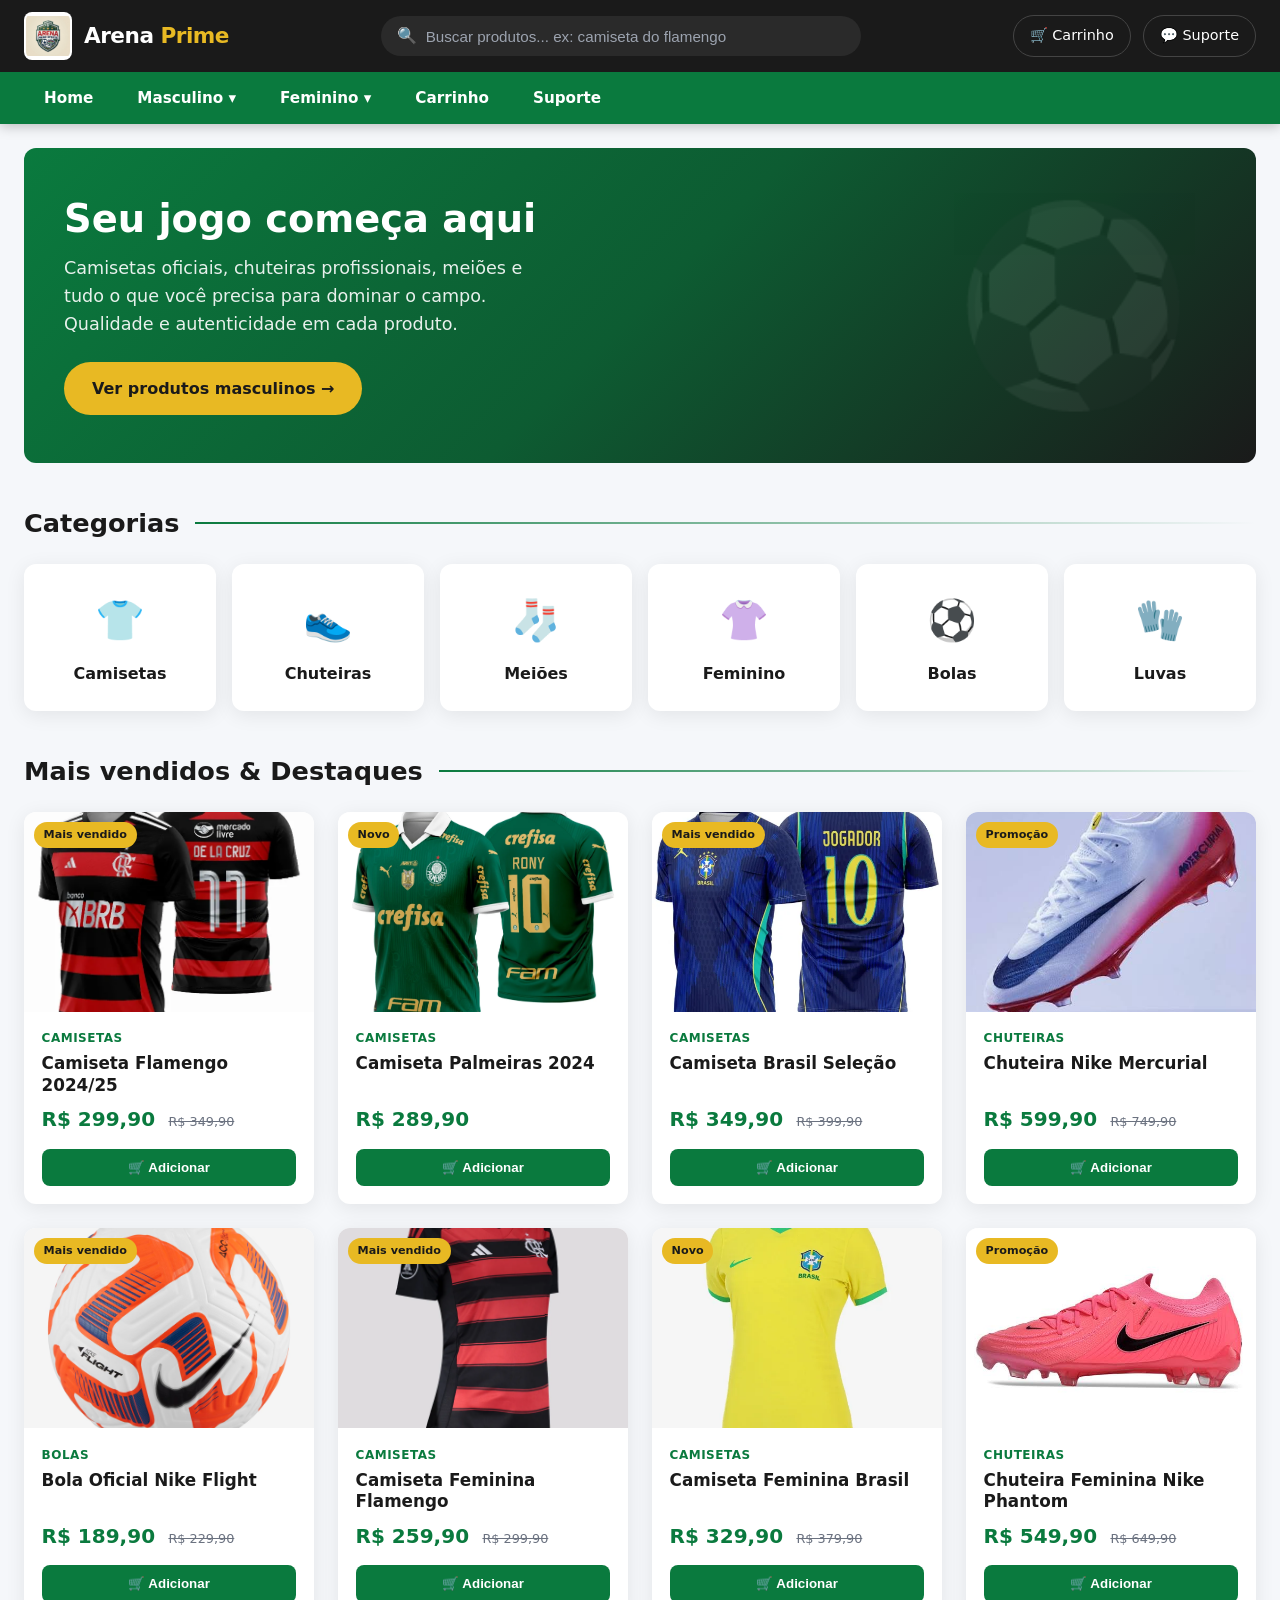
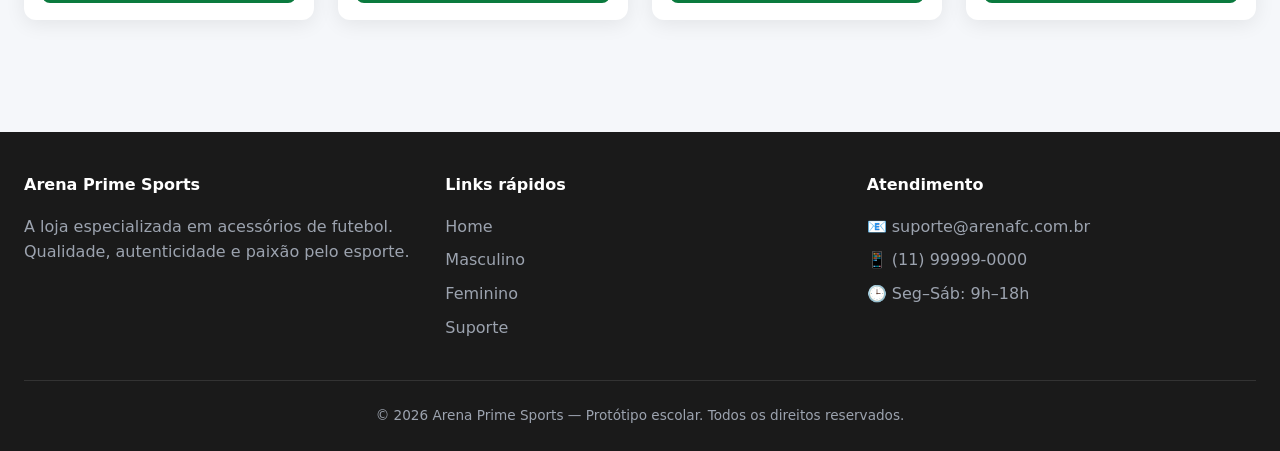
<file: index.html>
<!DOCTYPE html>
<html lang="pt-BR">
<head>
  <meta charset="UTF-8">
  <meta name="viewport" content="width=device-width, initial-scale=1.0">
  <title>Arena Prime Sports | Acessórios de Futebol</title>
  <link rel="stylesheet" href="css/style.css">
</head>
<body data-page="home">

  <!-- HEADER -->
  <header class="header">
    <div class="header-top">
      <a href="index.html" class="logo">
        <img src="img/logo.jpg" alt="Arena Prime Sports" class="logo-img">
        <span class="logo-text">Arena <span>Prime</span></span>
      </a>

      <div class="search-box">
        <span class="search-icon">🔍</span>
        <input type="text" class="search-input" placeholder="Buscar produtos... ex: camiseta do flamengo">
      </div>

      <div class="header-actions">
        <a href="carrinho.html" class="btn-icon">
          🛒 Carrinho
          <span class="cart-count" style="display:none;">0</span>
        </a>
        <a href="suporte.html" class="btn-icon">💬 Suporte</a>
      </div>
    </div>

    <nav class="main-nav">
      <ul class="nav-list">
        <li class="nav-item"><a href="index.html" class="nav-link">Home</a></li>
        <li class="nav-item">
          <a href="masculino.html" class="nav-link">Masculino ▾</a>
          <div class="dropdown">
            <a href="masculino.html">Todos os produtos</a>
            <a href="masculino.html">Camisetas</a>
            <a href="masculino.html">Chuteiras</a>
            <a href="masculino.html">Meiões</a>
            <a href="masculino.html">Bolas</a>
            <a href="masculino.html">Luvas</a>
          </div>
        </li>
        <li class="nav-item">
          <a href="feminino.html" class="nav-link">Feminino ▾</a>
          <div class="dropdown">
            <a href="feminino.html">Todos os produtos</a>
            <a href="feminino.html">Camisetas</a>
            <a href="feminino.html">Chuteiras</a>
            <a href="feminino.html">Meiões</a>
            <a href="feminino.html">Shorts</a>
            <a href="feminino.html">Tops</a>
          </div>
        </li>
        <li class="nav-item"><a href="carrinho.html" class="nav-link">Carrinho</a></li>
        <li class="nav-item"><a href="suporte.html" class="nav-link">Suporte</a></li>
      </ul>
    </nav>
  </header>

  <main>
    <!-- HERO -->
    <section class="hero">
      <div class="hero-content">
        <h1>Seu jogo começa aqui</h1>
        <p>Camisetas oficiais, chuteiras profissionais, meiões e tudo o que você precisa para dominar o campo. Qualidade e autenticidade em cada produto.</p>
        <a href="masculino.html" class="btn-primary">Ver produtos masculinos →</a>
      </div>
    </section>

    <!-- CATEGORIAS RÁPIDAS -->
    <h2 class="section-title">Categorias</h2>
    <div class="categories-preview">
      <a href="masculino.html" class="cat-card">
        <div class="icon">👕</div>
        <h3>Camisetas</h3>
      </a>
      <a href="masculino.html" class="cat-card">
        <div class="icon">👟</div>
        <h3>Chuteiras</h3>
      </a>
      <a href="masculino.html" class="cat-card">
        <div class="icon">🧦</div>
        <h3>Meiões</h3>
      </a>
      <a href="feminino.html" class="cat-card">
        <div class="icon">👚</div>
        <h3>Feminino</h3>
      </a>
      <a href="masculino.html" class="cat-card">
        <div class="icon">⚽</div>
        <h3>Bolas</h3>
      </a>
      <a href="masculino.html" class="cat-card">
        <div class="icon">🧤</div>
        <h3>Luvas</h3>
      </a>
    </div>

    <!-- PRODUTOS EM DESTAQUE -->
    <h2 class="section-title">Mais vendidos & Destaques</h2>
    <div class="products-grid" id="featured-products">
      <!-- Preenchido via JS -->
    </div>
  </main>

  <footer class="footer">
    <div class="footer-content">
      <div>
        <h4>Arena Prime Sports</h4>
        <p>A loja especializada em acessórios de futebol. Qualidade, autenticidade e paixão pelo esporte.</p>
      </div>
      <div>
        <h4>Links rápidos</h4>
        <ul>
          <li><a href="index.html">Home</a></li>
          <li><a href="masculino.html">Masculino</a></li>
          <li><a href="feminino.html">Feminino</a></li>
          <li><a href="suporte.html">Suporte</a></li>
        </ul>
      </div>
      <div>
        <h4>Atendimento</h4>
        <ul>
          <li>📧 suporte@arenafc.com.br</li>
          <li>📱 (11) 99999-0000</li>
          <li>🕒 Seg–Sáb: 9h–18h</li>
        </ul>
      </div>
    </div>
    <div class="footer-bottom">
      © 2026 Arena Prime Sports — Protótipo escolar. Todos os direitos reservados.
    </div>
  </footer>

  <script src="js/products.js"></script>
  <script src="js/app.js"></script>
</body>
</html>
</file>
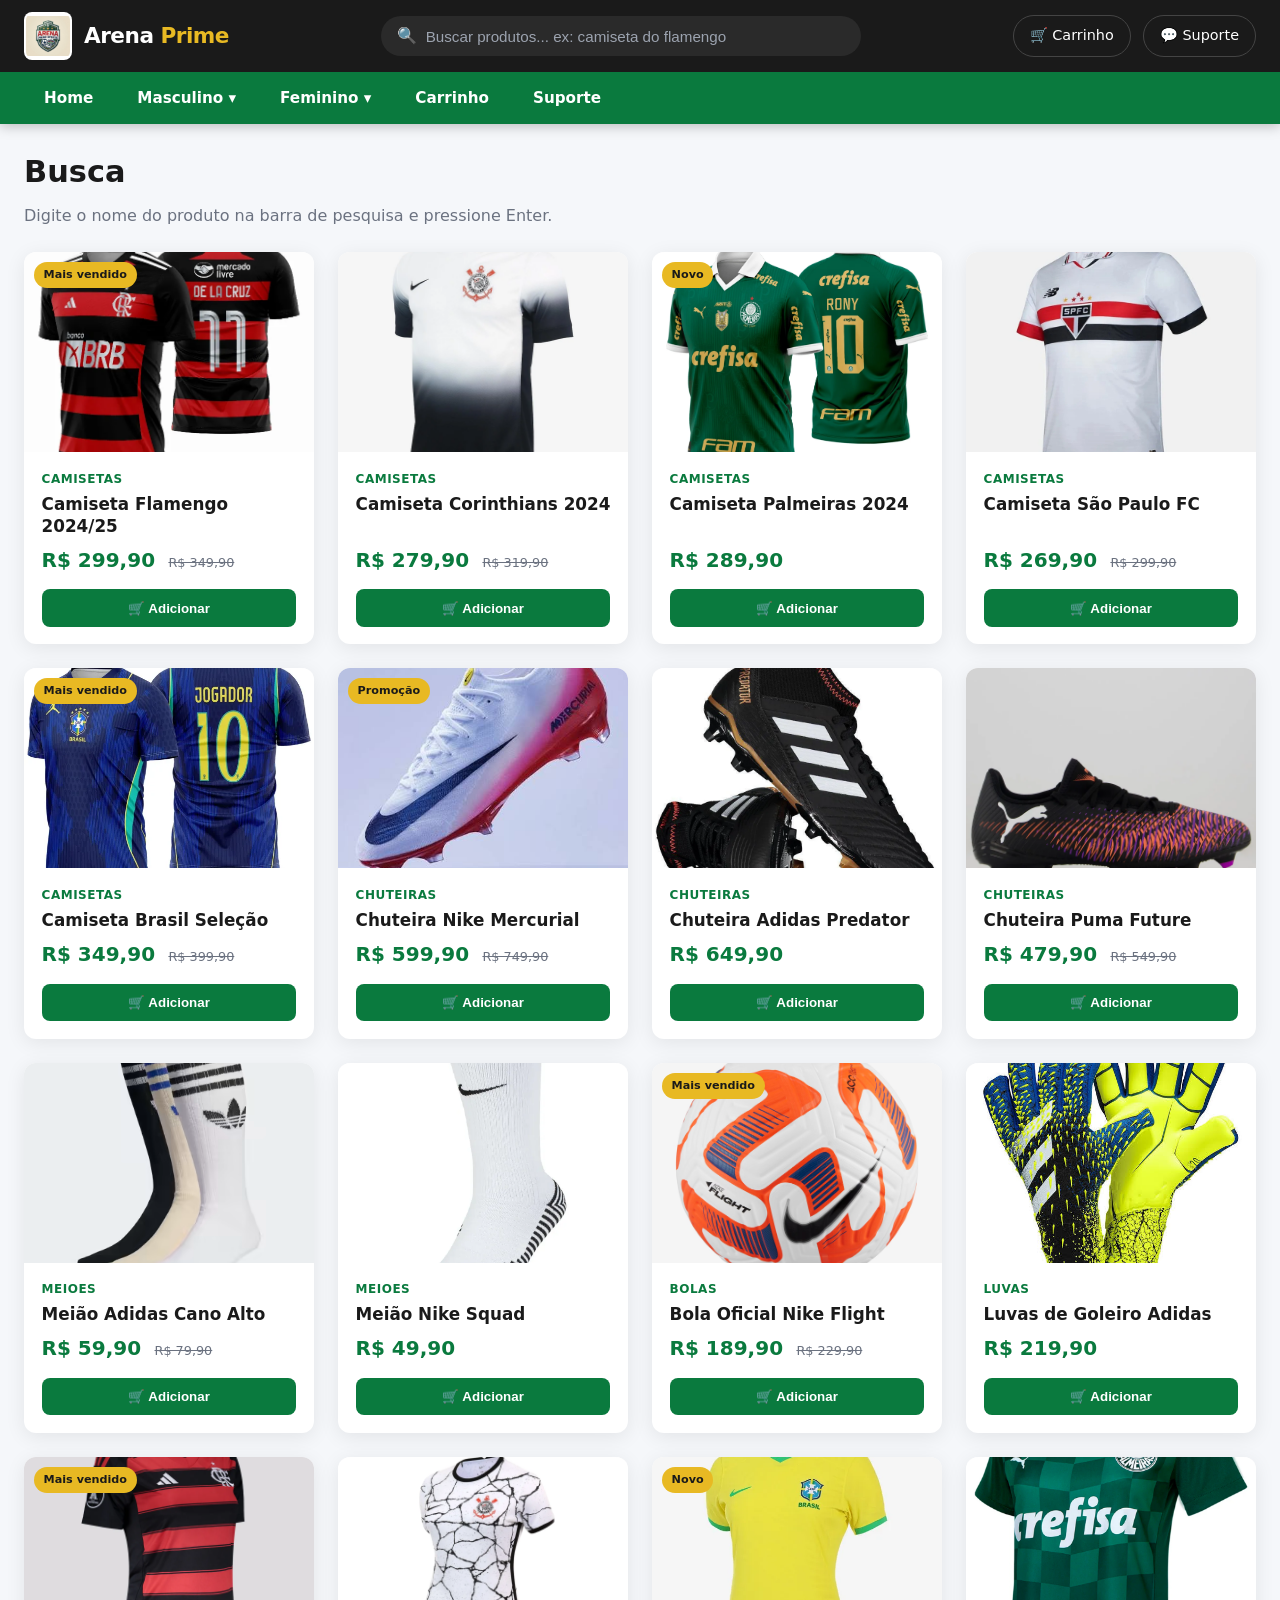
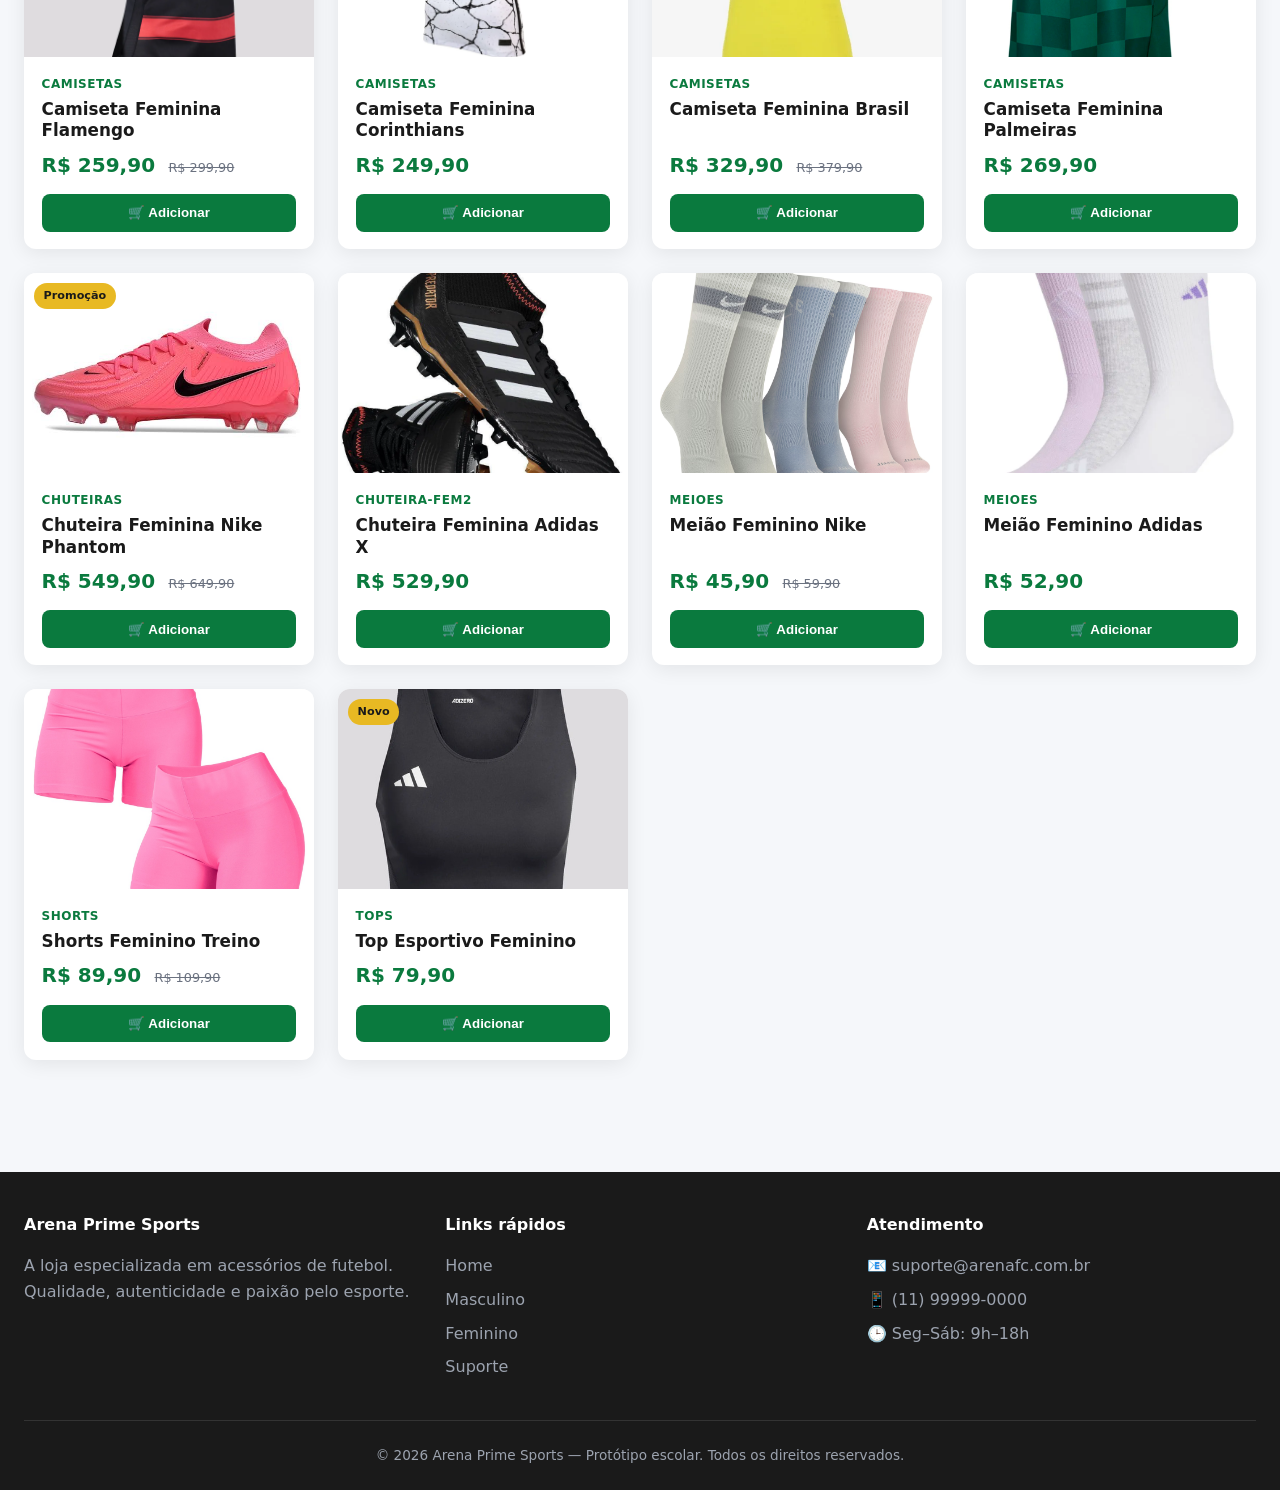
<file: busca.html>
<!DOCTYPE html>
<html lang="pt-BR">
<head>
  <meta charset="UTF-8">
  <meta name="viewport" content="width=device-width, initial-scale=1.0">
  <title>Busca | Arena Prime Sports</title>
  <link rel="stylesheet" href="css/style.css">
</head>
<body data-page="busca">

  <header class="header">
    <div class="header-top">
      <a href="index.html" class="logo">
        <img src="img/logo.jpg" alt="Arena Prime Sports" class="logo-img">
        <span class="logo-text">Arena <span>Prime</span></span>
      </a>
      <div class="search-box">
        <span class="search-icon">🔍</span>
        <input type="text" class="search-input" placeholder="Buscar produtos... ex: camiseta do flamengo">
      </div>
      <div class="header-actions">
        <a href="carrinho.html" class="btn-icon">
          🛒 Carrinho
          <span class="cart-count" style="display:none;">0</span>
        </a>
        <a href="suporte.html" class="btn-icon">💬 Suporte</a>
      </div>
    </div>
    <nav class="main-nav">
      <ul class="nav-list">
        <li class="nav-item"><a href="index.html" class="nav-link">Home</a></li>
        <li class="nav-item">
          <a href="masculino.html" class="nav-link">Masculino ▾</a>
          <div class="dropdown">
            <a href="masculino.html">Todos os produtos</a>
            <a href="masculino.html">Camisetas</a>
            <a href="masculino.html">Chuteiras</a>
            <a href="masculino.html">Meiões</a>
            <a href="masculino.html">Bolas</a>
            <a href="masculino.html">Luvas</a>
          </div>
        </li>
        <li class="nav-item">
          <a href="feminino.html" class="nav-link">Feminino ▾</a>
          <div class="dropdown">
            <a href="feminino.html">Todos os produtos</a>
            <a href="feminino.html">Camisetas</a>
            <a href="feminino.html">Chuteiras</a>
            <a href="feminino.html">Meiões</a>
            <a href="feminino.html">Shorts</a>
            <a href="feminino.html">Tops</a>
          </div>
        </li>
        <li class="nav-item"><a href="carrinho.html" class="nav-link">Carrinho</a></li>
        <li class="nav-item"><a href="suporte.html" class="nav-link">Suporte</a></li>
      </ul>
    </nav>
  </header>

  <main>
    <div class="page-header search-results-header">
      <h1 id="search-title">Resultados da busca</h1>
      <p>Digite o nome do produto na barra de pesquisa e pressione Enter.</p>
    </div>

    <div class="products-grid" id="products-container">
      <!-- Resultados via JS -->
    </div>
  </main>

  <footer class="footer">
    <div class="footer-content">
      <div>
        <h4>Arena Prime Sports</h4>
        <p>A loja especializada em acessórios de futebol. Qualidade, autenticidade e paixão pelo esporte.</p>
      </div>
      <div>
        <h4>Links rápidos</h4>
        <ul>
          <li><a href="index.html">Home</a></li>
          <li><a href="masculino.html">Masculino</a></li>
          <li><a href="feminino.html">Feminino</a></li>
          <li><a href="suporte.html">Suporte</a></li>
        </ul>
      </div>
      <div>
        <h4>Atendimento</h4>
        <ul>
          <li>📧 suporte@arenafc.com.br</li>
          <li>📱 (11) 99999-0000</li>
          <li>🕒 Seg–Sáb: 9h–18h</li>
        </ul>
      </div>
    </div>
    <div class="footer-bottom">
      © 2026 Arena Prime Sports — Protótipo escolar. Todos os direitos reservados.
    </div>
  </footer>

  <script src="js/products.js"></script>
  <script src="js/app.js"></script>
</body>
</html>
</file>
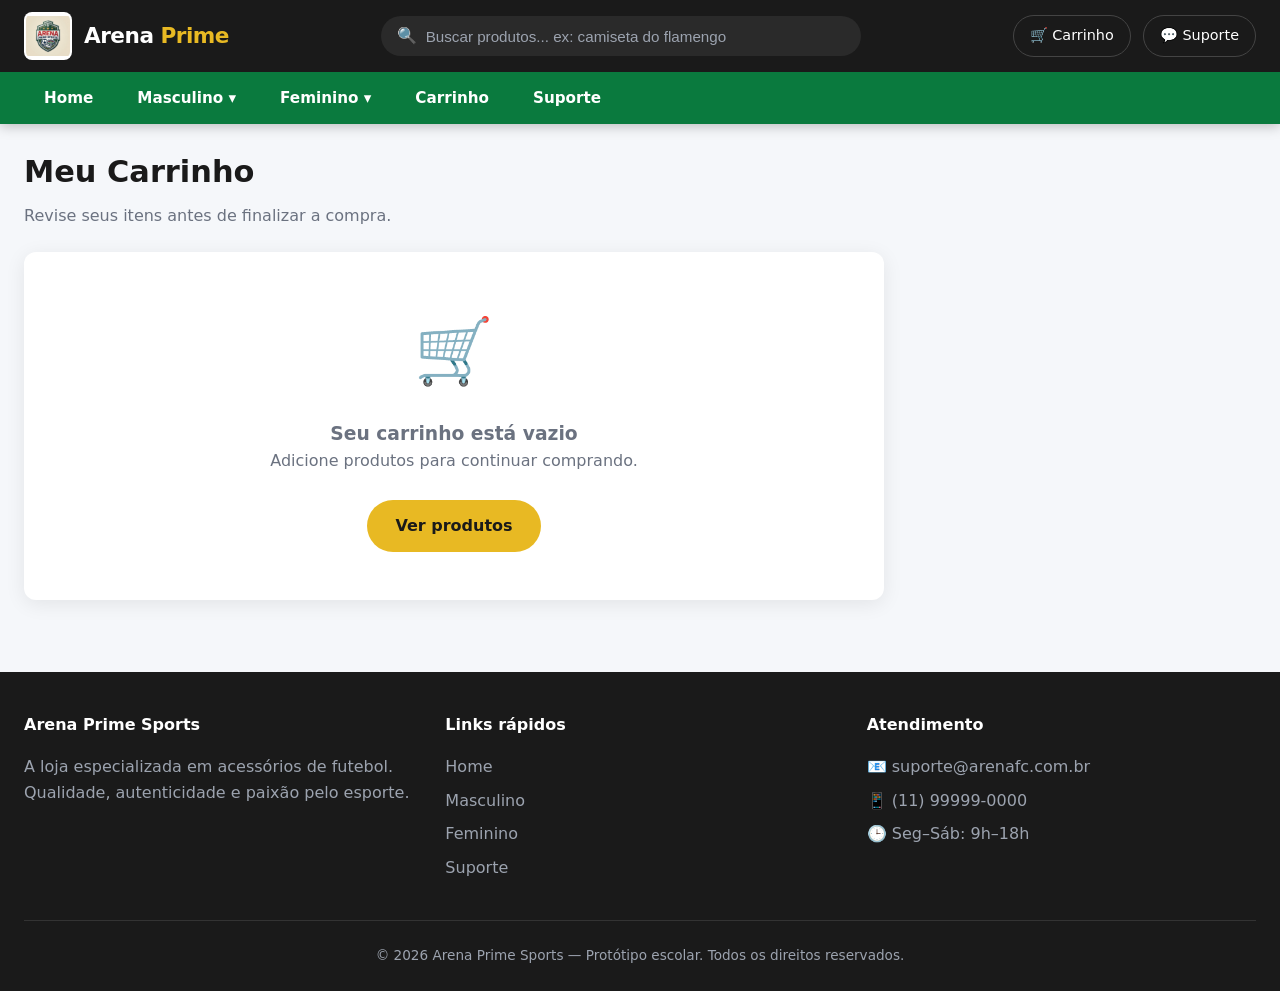
<file: carrinho.html>
<!DOCTYPE html>
<html lang="pt-BR">
<head>
  <meta charset="UTF-8">
  <meta name="viewport" content="width=device-width, initial-scale=1.0">
  <title>Carrinho | Arena Prime Sports</title>
  <link rel="stylesheet" href="css/style.css">
</head>
<body data-page="carrinho">

  <header class="header">
    <div class="header-top">
      <a href="index.html" class="logo">
        <img src="img/logo.jpg" alt="Arena Prime Sports" class="logo-img">
        <span class="logo-text">Arena <span>Prime</span></span>
      </a>
      <div class="search-box">
        <span class="search-icon">🔍</span>
        <input type="text" class="search-input" placeholder="Buscar produtos... ex: camiseta do flamengo">
      </div>
      <div class="header-actions">
        <a href="carrinho.html" class="btn-icon">
          🛒 Carrinho
          <span class="cart-count" style="display:none;">0</span>
        </a>
        <a href="suporte.html" class="btn-icon">💬 Suporte</a>
      </div>
    </div>
    <nav class="main-nav">
      <ul class="nav-list">
        <li class="nav-item"><a href="index.html" class="nav-link">Home</a></li>
        <li class="nav-item">
          <a href="masculino.html" class="nav-link">Masculino ▾</a>
          <div class="dropdown">
            <a href="masculino.html">Todos os produtos</a>
            <a href="masculino.html">Camisetas</a>
            <a href="masculino.html">Chuteiras</a>
            <a href="masculino.html">Meiões</a>
            <a href="masculino.html">Bolas</a>
            <a href="masculino.html">Luvas</a>
          </div>
        </li>
        <li class="nav-item">
          <a href="feminino.html" class="nav-link">Feminino ▾</a>
          <div class="dropdown">
            <a href="feminino.html">Todos os produtos</a>
            <a href="feminino.html">Camisetas</a>
            <a href="feminino.html">Chuteiras</a>
            <a href="feminino.html">Meiões</a>
            <a href="feminino.html">Shorts</a>
            <a href="feminino.html">Tops</a>
          </div>
        </li>
        <li class="nav-item"><a href="carrinho.html" class="nav-link">Carrinho</a></li>
        <li class="nav-item"><a href="suporte.html" class="nav-link">Suporte</a></li>
      </ul>
    </nav>
  </header>

  <main>
    <div class="page-header">
      <h1>Meu Carrinho</h1>
      <p>Revise seus itens antes de finalizar a compra.</p>
    </div>

    <div class="cart-container">
      <div class="cart-items" id="cart-items">
        <!-- Itens via JS -->
      </div>

      <div class="cart-summary" id="cart-summary" style="display:none;">
        <h3>Resumo do pedido</h3>
        <div class="summary-row">
          <span>Subtotal</span>
          <span id="subtotal-value">R$ 0,00</span>
        </div>
        <div class="summary-row">
          <span>Frete</span>
          <span id="frete-value">R$ 0,00</span>
        </div>
        <div class="summary-row total">
          <span>Total</span>
          <span id="total-value">R$ 0,00</span>
        </div>
        <p style="font-size:0.8rem; color:#6b7280; margin-top:0.5rem;">Frete grátis em compras acima de R$ 300,00</p>
        <button class="btn-checkout" id="checkout-btn">Finalizar compra</button>
      </div>
    </div>
  </main>

  <footer class="footer">
    <div class="footer-content">
      <div>
        <h4>Arena Prime Sports</h4>
        <p>A loja especializada em acessórios de futebol. Qualidade, autenticidade e paixão pelo esporte.</p>
      </div>
      <div>
        <h4>Links rápidos</h4>
        <ul>
          <li><a href="index.html">Home</a></li>
          <li><a href="masculino.html">Masculino</a></li>
          <li><a href="feminino.html">Feminino</a></li>
          <li><a href="suporte.html">Suporte</a></li>
        </ul>
      </div>
      <div>
        <h4>Atendimento</h4>
        <ul>
          <li>📧 suporte@arenafc.com.br</li>
          <li>📱 (11) 99999-0000</li>
          <li>🕒 Seg–Sáb: 9h–18h</li>
        </ul>
      </div>
    </div>
    <div class="footer-bottom">
      © 2026 Arena Prime Sports — Protótipo escolar. Todos os direitos reservados.
    </div>
  </footer>

  <script src="js/products.js"></script>
  <script src="js/app.js"></script>
</body>
</html>
</file>
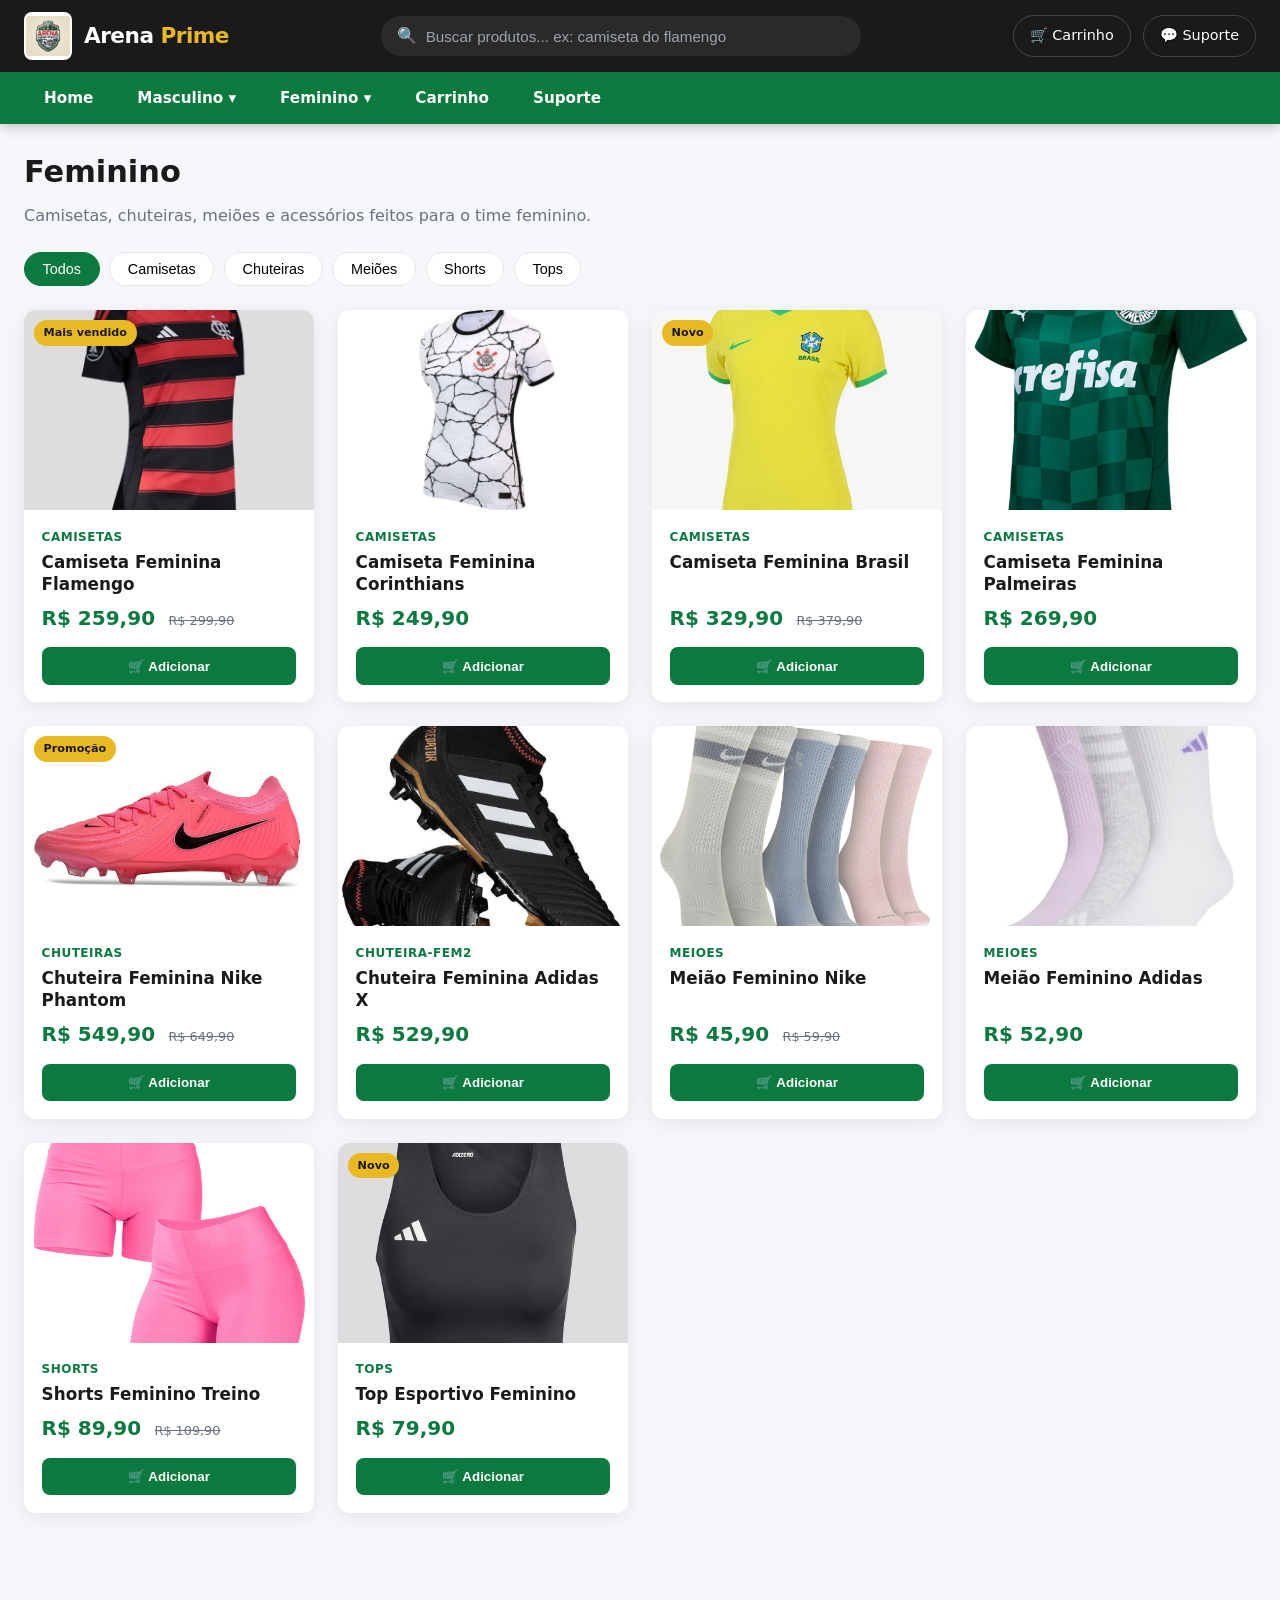
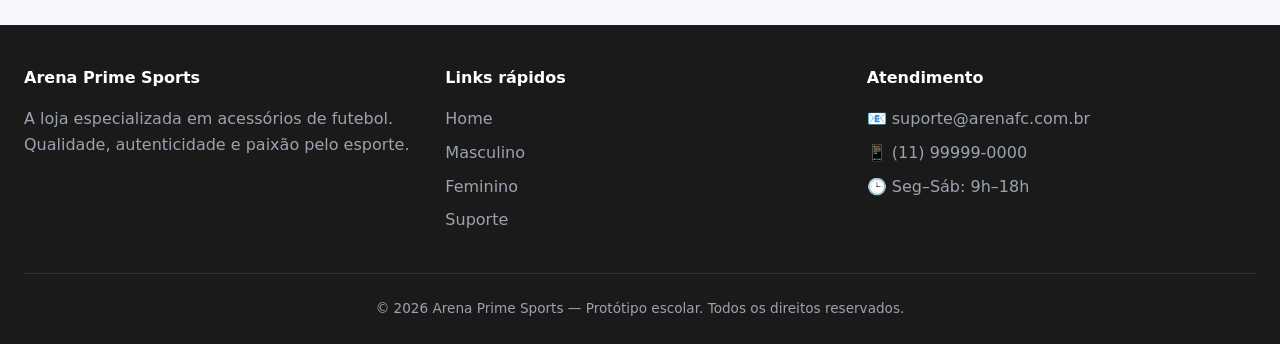
<file: feminino.html>
<!DOCTYPE html>
<html lang="pt-BR">
<head>
  <meta charset="UTF-8">
  <meta name="viewport" content="width=device-width, initial-scale=1.0">
  <title>Feminino | Arena Prime Sports</title>
  <link rel="stylesheet" href="css/style.css">
</head>
<body data-page="feminino">

  <header class="header">
    <div class="header-top">
      <a href="index.html" class="logo">
        <img src="img/logo.jpg" alt="Arena Prime Sports" class="logo-img">
        <span class="logo-text">Arena <span>Prime</span></span>
      </a>
      <div class="search-box">
        <span class="search-icon">🔍</span>
        <input type="text" class="search-input" placeholder="Buscar produtos... ex: camiseta do flamengo">
      </div>
      <div class="header-actions">
        <a href="carrinho.html" class="btn-icon">
          🛒 Carrinho
          <span class="cart-count" style="display:none;">0</span>
        </a>
        <a href="suporte.html" class="btn-icon">💬 Suporte</a>
      </div>
    </div>
    <nav class="main-nav">
      <ul class="nav-list">
        <li class="nav-item"><a href="index.html" class="nav-link">Home</a></li>
        <li class="nav-item">
          <a href="masculino.html" class="nav-link">Masculino ▾</a>
          <div class="dropdown">
            <a href="masculino.html">Todos os produtos</a>
            <a href="masculino.html">Camisetas</a>
            <a href="masculino.html">Chuteiras</a>
            <a href="masculino.html">Meiões</a>
            <a href="masculino.html">Bolas</a>
            <a href="masculino.html">Luvas</a>
          </div>
        </li>
        <li class="nav-item">
          <a href="feminino.html" class="nav-link">Feminino ▾</a>
          <div class="dropdown">
            <a href="feminino.html">Todos os produtos</a>
            <a href="feminino.html">Camisetas</a>
            <a href="feminino.html">Chuteiras</a>
            <a href="feminino.html">Meiões</a>
            <a href="feminino.html">Shorts</a>
            <a href="feminino.html">Tops</a>
          </div>
        </li>
        <li class="nav-item"><a href="carrinho.html" class="nav-link">Carrinho</a></li>
        <li class="nav-item"><a href="suporte.html" class="nav-link">Suporte</a></li>
      </ul>
    </nav>
  </header>

  <main>
    <div class="page-header">
      <h1>Feminino</h1>
      <p>Camisetas, chuteiras, meiões e acessórios feitos para o time feminino.</p>
    </div>

    <div class="filters" id="filters">
      <!-- Filtros via JS -->
    </div>

    <div class="products-grid" id="products-container">
      <!-- Produtos via JS -->
    </div>
  </main>

  <footer class="footer">
    <div class="footer-content">
      <div>
        <h4>Arena Prime Sports</h4>
        <p>A loja especializada em acessórios de futebol. Qualidade, autenticidade e paixão pelo esporte.</p>
      </div>
      <div>
        <h4>Links rápidos</h4>
        <ul>
          <li><a href="index.html">Home</a></li>
          <li><a href="masculino.html">Masculino</a></li>
          <li><a href="feminino.html">Feminino</a></li>
          <li><a href="suporte.html">Suporte</a></li>
        </ul>
      </div>
      <div>
        <h4>Atendimento</h4>
        <ul>
          <li>📧 suporte@arenafc.com.br</li>
          <li>📱 (11) 99999-0000</li>
          <li>🕒 Seg–Sáb: 9h–18h</li>
        </ul>
      </div>
    </div>
    <div class="footer-bottom">
      © 2026 Arena Prime Sports — Protótipo escolar. Todos os direitos reservados.
    </div>
  </footer>

  <script src="js/products.js"></script>
  <script src="js/app.js"></script>
</body>
</html>
</file>
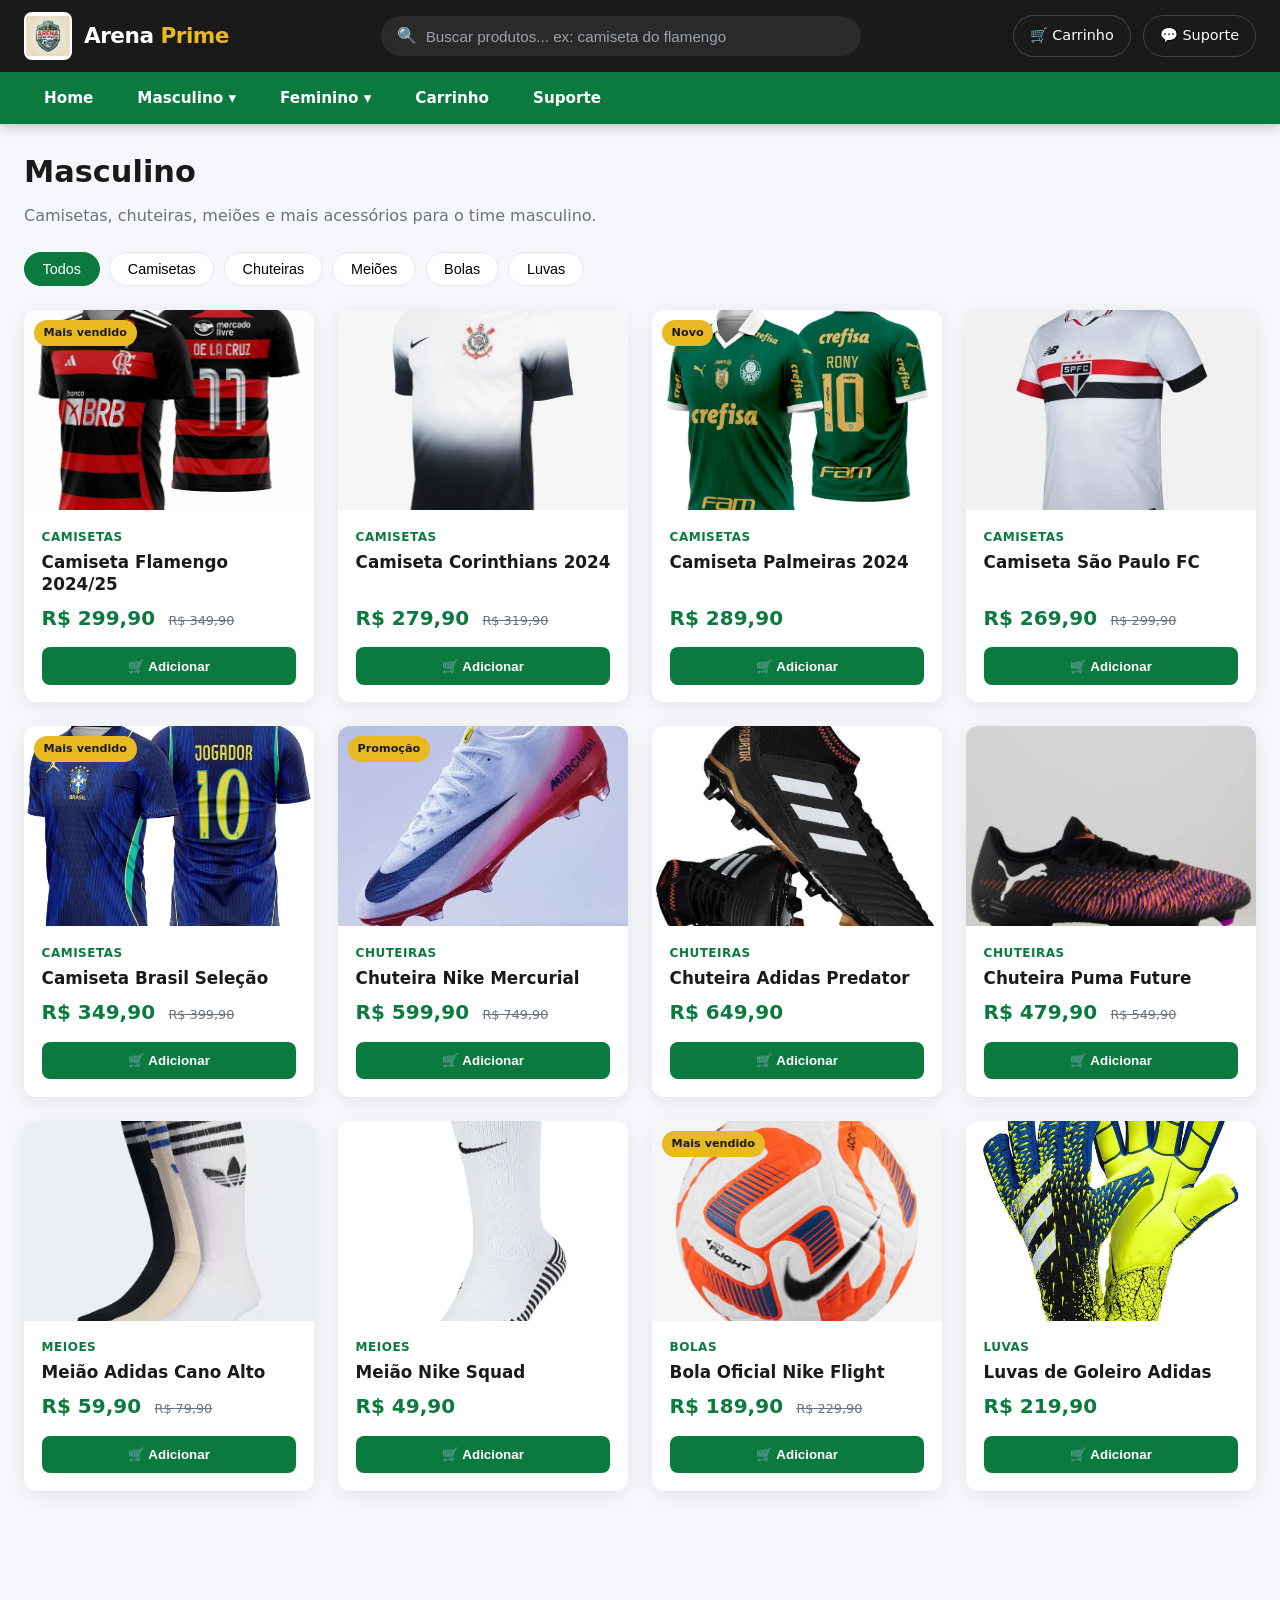
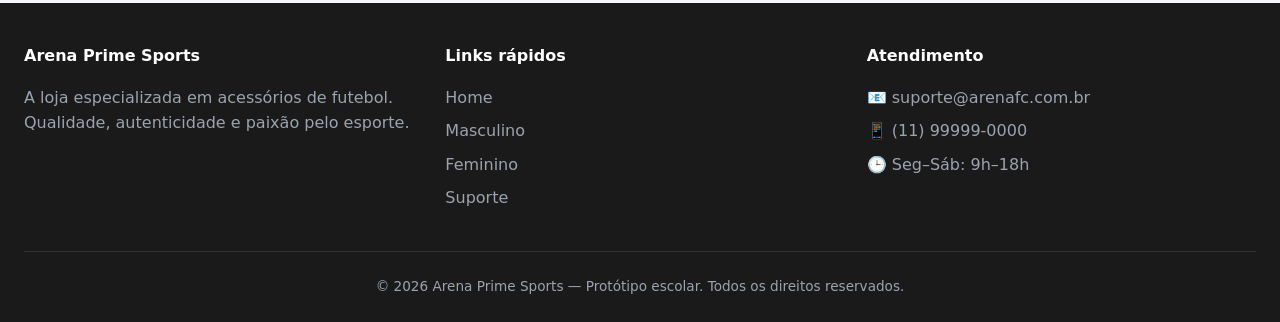
<file: masculino.html>
<!DOCTYPE html>
<html lang="pt-BR">
<head>
  <meta charset="UTF-8">
  <meta name="viewport" content="width=device-width, initial-scale=1.0">
  <title>Masculino | Arena Prime Sports</title>
  <link rel="stylesheet" href="css/style.css">
</head>
<body data-page="masculino">

  <header class="header">
    <div class="header-top">
      <a href="index.html" class="logo">
        <img src="img/logo.jpg" alt="Arena Prime Sports" class="logo-img">
        <span class="logo-text">Arena <span>Prime</span></span>
      </a>
      <div class="search-box">
        <span class="search-icon">🔍</span>
        <input type="text" class="search-input" placeholder="Buscar produtos... ex: camiseta do flamengo">
      </div>
      <div class="header-actions">
        <a href="carrinho.html" class="btn-icon">
          🛒 Carrinho
          <span class="cart-count" style="display:none;">0</span>
        </a>
        <a href="suporte.html" class="btn-icon">💬 Suporte</a>
      </div>
    </div>
    <nav class="main-nav">
      <ul class="nav-list">
        <li class="nav-item"><a href="index.html" class="nav-link">Home</a></li>
        <li class="nav-item">
          <a href="masculino.html" class="nav-link">Masculino ▾</a>
          <div class="dropdown">
            <a href="masculino.html">Todos os produtos</a>
            <a href="masculino.html">Camisetas</a>
            <a href="masculino.html">Chuteiras</a>
            <a href="masculino.html">Meiões</a>
            <a href="masculino.html">Bolas</a>
            <a href="masculino.html">Luvas</a>
          </div>
        </li>
        <li class="nav-item">
          <a href="feminino.html" class="nav-link">Feminino ▾</a>
          <div class="dropdown">
            <a href="feminino.html">Todos os produtos</a>
            <a href="feminino.html">Camisetas</a>
            <a href="feminino.html">Chuteiras</a>
            <a href="feminino.html">Meiões</a>
            <a href="feminino.html">Shorts</a>
            <a href="feminino.html">Tops</a>
          </div>
        </li>
        <li class="nav-item"><a href="carrinho.html" class="nav-link">Carrinho</a></li>
        <li class="nav-item"><a href="suporte.html" class="nav-link">Suporte</a></li>
      </ul>
    </nav>
  </header>

  <main>
    <div class="page-header">
      <h1>Masculino</h1>
      <p>Camisetas, chuteiras, meiões e mais acessórios para o time masculino.</p>
    </div>

    <div class="filters" id="filters">
      <!-- Filtros via JS -->
    </div>

    <div class="products-grid" id="products-container">
      <!-- Produtos via JS -->
    </div>
  </main>

  <footer class="footer">
    <div class="footer-content">
      <div>
        <h4>Arena Prime Sports</h4>
        <p>A loja especializada em acessórios de futebol. Qualidade, autenticidade e paixão pelo esporte.</p>
      </div>
      <div>
        <h4>Links rápidos</h4>
        <ul>
          <li><a href="index.html">Home</a></li>
          <li><a href="masculino.html">Masculino</a></li>
          <li><a href="feminino.html">Feminino</a></li>
          <li><a href="suporte.html">Suporte</a></li>
        </ul>
      </div>
      <div>
        <h4>Atendimento</h4>
        <ul>
          <li>📧 suporte@arenafc.com.br</li>
          <li>📱 (11) 99999-0000</li>
          <li>🕒 Seg–Sáb: 9h–18h</li>
        </ul>
      </div>
    </div>
    <div class="footer-bottom">
      © 2026 Arena Prime Sports — Protótipo escolar. Todos os direitos reservados.
    </div>
  </footer>

  <script src="js/products.js"></script>
  <script src="js/app.js"></script>
</body>
</html>
</file>
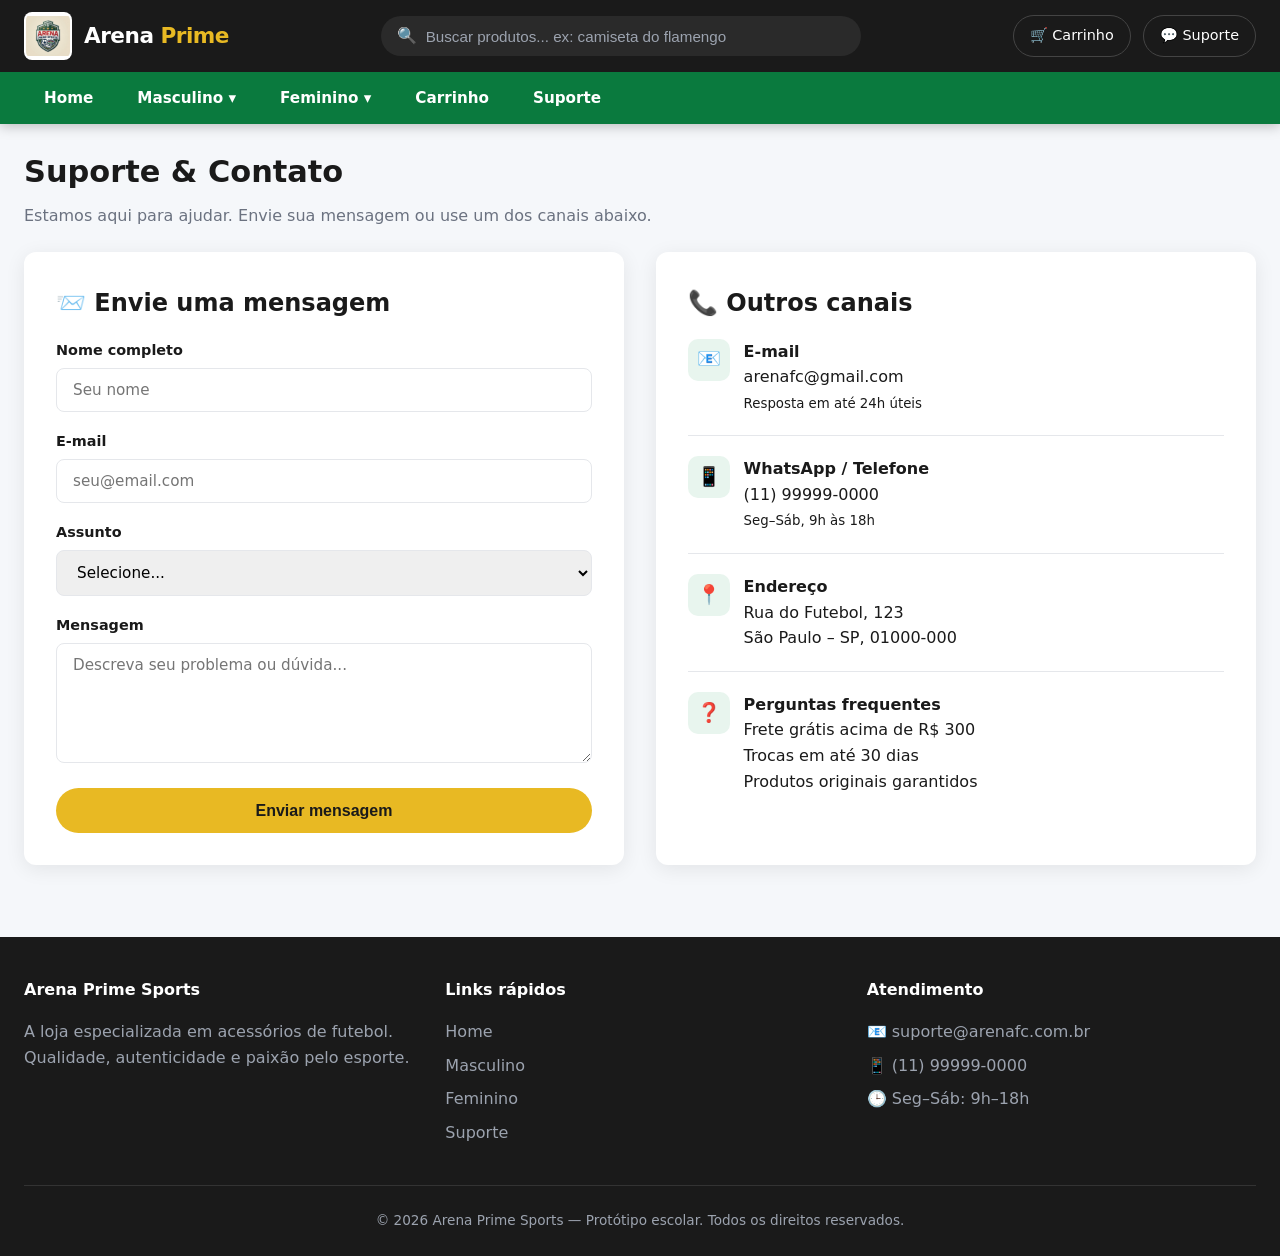
<file: suporte.html>
<!DOCTYPE html>
<html lang="pt-BR">
<head>
  <meta charset="UTF-8">
  <meta name="viewport" content="width=device-width, initial-scale=1.0">
  <title>Suporte | Arena Prime Sports</title>
  <link rel="stylesheet" href="css/style.css">
</head>
<body data-page="suporte">

  <header class="header">
    <div class="header-top">
      <a href="index.html" class="logo">
        <img src="img/logo.jpg" alt="Arena Prime Sports" class="logo-img">
        <span class="logo-text">Arena <span>Prime</span></span>
      </a>
      <div class="search-box">
        <span class="search-icon">🔍</span>
        <input type="text" class="search-input" placeholder="Buscar produtos... ex: camiseta do flamengo">
      </div>
      <div class="header-actions">
        <a href="carrinho.html" class="btn-icon">
          🛒 Carrinho
          <span class="cart-count" style="display:none;">0</span>
        </a>
        <a href="suporte.html" class="btn-icon">💬 Suporte</a>
      </div>
    </div>
    <nav class="main-nav">
      <ul class="nav-list">
        <li class="nav-item"><a href="index.html" class="nav-link">Home</a></li>
        <li class="nav-item">
          <a href="masculino.html" class="nav-link">Masculino ▾</a>
          <div class="dropdown">
            <a href="masculino.html">Todos os produtos</a>
            <a href="masculino.html">Camisetas</a>
            <a href="masculino.html">Chuteiras</a>
            <a href="masculino.html">Meiões</a>
            <a href="masculino.html">Bolas</a>
            <a href="masculino.html">Luvas</a>
          </div>
        </li>
        <li class="nav-item">
          <a href="feminino.html" class="nav-link">Feminino ▾</a>
          <div class="dropdown">
            <a href="feminino.html">Todos os produtos</a>
            <a href="feminino.html">Camisetas</a>
            <a href="feminino.html">Chuteiras</a>
            <a href="feminino.html">Meiões</a>
            <a href="feminino.html">Shorts</a>
            <a href="feminino.html">Tops</a>
          </div>
        </li>
        <li class="nav-item"><a href="carrinho.html" class="nav-link">Carrinho</a></li>
        <li class="nav-item"><a href="suporte.html" class="nav-link">Suporte</a></li>
      </ul>
    </nav>
  </header>

  <main>
    <div class="page-header">
      <h1>Suporte & Contato</h1>
      <p>Estamos aqui para ajudar. Envie sua mensagem ou use um dos canais abaixo.</p>
    </div>

    <div class="support-grid">
      <div class="support-card">
        <h2>📨 Envie uma mensagem</h2>
        <form id="support-form">
          <div class="form-group">
            <label for="nome">Nome completo</label>
            <input type="text" id="nome" name="nome" required placeholder="Seu nome">
          </div>
          <div class="form-group">
            <label for="email">E-mail</label>
            <input type="email" id="email" name="email" required placeholder="seu@email.com">
          </div>
          <div class="form-group">
            <label for="assunto">Assunto</label>
            <select id="assunto" name="assunto" required>
              <option value="">Selecione...</option>
              <option value="pedido">Dúvida sobre pedido</option>
              <option value="produto">Informação de produto</option>
              <option value="troca">Troca / Devolução</option>
              <option value="pagamento">Pagamento</option>
              <option value="outro">Outro</option>
            </select>
          </div>
          <div class="form-group">
            <label for="mensagem">Mensagem</label>
            <textarea id="mensagem" name="mensagem" required placeholder="Descreva seu problema ou dúvida..."></textarea>
          </div>
          <button type="submit" class="btn-primary" style="width:100%; justify-content:center;">Enviar mensagem</button>
        </form>
      </div>

      <div class="support-card">
        <h2>📞 Outros canais</h2>
        <ul class="contact-info">
          <li>
            <div class="contact-icon">📧</div>
            <div>
              <strong>E-mail</strong><br>
              arenafc@gmail.com<br>
              <small>Resposta em até 24h úteis</small>
            </div>
          </li>
          <li>
            <div class="contact-icon">📱</div>
            <div>
              <strong>WhatsApp / Telefone</strong><br>
              (11) 99999-0000<br>
              <small>Seg–Sáb, 9h às 18h</small>
            </div>
          </li>
          <li>
            <div class="contact-icon">📍</div>
            <div>
              <strong>Endereço</strong><br>
              Rua do Futebol, 123<br>
              São Paulo – SP, 01000-000
            </div>
          </li>
          <li>
            <div class="contact-icon">❓</div>
            <div>
              <strong>Perguntas frequentes</strong><br>
              Frete grátis acima de R$ 300<br>
              Trocas em até 30 dias<br>
              Produtos originais garantidos
            </div>
          </li>
        </ul>
      </div>
    </div>
  </main>

  <footer class="footer">
    <div class="footer-content">
      <div>
        <h4>Arena Prime Sports</h4>
        <p>A loja especializada em acessórios de futebol. Qualidade, autenticidade e paixão pelo esporte.</p>
      </div>
      <div>
        <h4>Links rápidos</h4>
        <ul>
          <li><a href="index.html">Home</a></li>
          <li><a href="masculino.html">Masculino</a></li>
          <li><a href="feminino.html">Feminino</a></li>
          <li><a href="suporte.html">Suporte</a></li>
        </ul>
      </div>
      <div>
        <h4>Atendimento</h4>
        <ul>
          <li>📧 suporte@arenafc.com.br</li>
          <li>📱 (11) 99999-0000</li>
          <li>🕒 Seg–Sáb: 9h–18h</li>
        </ul>
      </div>
    </div>
    <div class="footer-bottom">
      © 2026 Arena Prime Sports — Protótipo escolar. Todos os direitos reservados.
    </div>
  </footer>

  <script src="js/products.js"></script>
  <script src="js/app.js"></script>
</body>
</html>
</file>
<file: css/style.css>
/* ===== RESET & BASE ===== */
* {
  margin: 0;
  padding: 0;
  box-sizing: border-box;
}

:root {
  --primary: #0a7a3e;
  --primary-dark: #065c2e;
  --accent: #e8b923;
  --dark: #1a1a1a;
  --light: #f5f7fa;
  --white: #ffffff;
  --gray: #6b7280;
  --border: #e5e7eb;
  --shadow: 0 4px 20px rgba(0,0,0,0.08);
  --radius: 12px;
}

body {
  font-family: 'Segoe UI', system-ui, -apple-system, sans-serif;
  background: var(--light);
  color: var(--dark);
  line-height: 1.6;
  min-height: 100vh;
  display: flex;
  flex-direction: column;
}

a {
  text-decoration: none;
  color: inherit;
}

img {
  max-width: 100%;
  display: block;
}

/* ===== HEADER / NAV ===== */
.header {
  background: var(--dark);
  color: var(--white);
  position: sticky;
  top: 0;
  z-index: 1000;
  box-shadow: 0 2px 12px rgba(0,0,0,0.25);
}

.header-top {
  display: flex;
  align-items: center;
  justify-content: space-between;
  padding: 0.75rem 1.5rem;
  max-width: 1400px;
  margin: 0 auto;
  gap: 1rem;
  flex-wrap: wrap;
}

.logo {
  display: flex;
  align-items: center;
  gap: 0.75rem;
  font-size: 1.35rem;
  font-weight: 800;
  letter-spacing: -0.5px;
  color: var(--white);
  text-decoration: none;
}

.logo-img {
  width: 48px;
  height: 48px;
  object-fit: contain;
  border-radius: 8px;
  background: #fff;
  padding: 2px;
}

.logo-text span {
  color: var(--accent);
}

/* Search */
.search-box {
  flex: 1;
  max-width: 480px;
  position: relative;
}

.search-box input {
  width: 100%;
  padding: 0.7rem 1rem 0.7rem 2.8rem;
  border: none;
  border-radius: 50px;
  font-size: 0.95rem;
  background: #2a2a2a;
  color: var(--white);
  outline: none;
  transition: background 0.2s;
}

.search-box input::placeholder {
  color: #9ca3af;
}

.search-box input:focus {
  background: #333;
}

.search-box .search-icon {
  position: absolute;
  left: 1rem;
  top: 50%;
  transform: translateY(-50%);
  color: #9ca3af;
  pointer-events: none;
}

/* Header actions */
.header-actions {
  display: flex;
  align-items: center;
  gap: 0.75rem;
}

.btn-icon {
  display: flex;
  align-items: center;
  gap: 0.4rem;
  background: transparent;
  border: 1px solid #444;
  color: var(--white);
  padding: 0.55rem 1rem;
  border-radius: 50px;
  font-size: 0.9rem;
  cursor: pointer;
  transition: all 0.2s;
  position: relative;
}

.btn-icon:hover {
  background: var(--primary);
  border-color: var(--primary);
}

.cart-count {
  position: absolute;
  top: -6px;
  right: -6px;
  background: var(--accent);
  color: var(--dark);
  font-size: 0.7rem;
  font-weight: 700;
  width: 20px;
  height: 20px;
  border-radius: 50%;
  display: flex;
  align-items: center;
  justify-content: center;
}

/* Main nav */
.main-nav {
  background: var(--primary);
  padding: 0 1.5rem;
}

.nav-list {
  list-style: none;
  display: flex;
  max-width: 1400px;
  margin: 0 auto;
  gap: 0.25rem;
}

.nav-item {
  position: relative;
}

.nav-link {
  display: block;
  padding: 0.85rem 1.25rem;
  color: var(--white);
  font-weight: 600;
  font-size: 0.95rem;
  transition: background 0.2s;
  border-radius: 6px 6px 0 0;
}

.nav-link:hover,
.nav-item:hover > .nav-link {
  background: var(--primary-dark);
}

/* Dropdown */
.dropdown {
  position: absolute;
  top: 100%;
  left: 0;
  background: var(--white);
  min-width: 240px;
  border-radius: 0 0 var(--radius) var(--radius);
  box-shadow: var(--shadow);
  opacity: 0;
  visibility: hidden;
  transform: translateY(8px);
  transition: all 0.25s ease;
  z-index: 100;
  overflow: hidden;
}

.nav-item:hover .dropdown {
  opacity: 1;
  visibility: visible;
  transform: translateY(0);
}

.dropdown a {
  display: block;
  padding: 0.85rem 1.25rem;
  color: var(--dark);
  font-weight: 500;
  border-bottom: 1px solid var(--border);
  transition: background 0.15s;
}

.dropdown a:last-child {
  border-bottom: none;
}

.dropdown a:hover {
  background: #e8f5ee;
  color: var(--primary);
  padding-left: 1.5rem;
}

/* ===== MAIN CONTENT ===== */
main {
  flex: 1;
  max-width: 1400px;
  width: 100%;
  margin: 0 auto;
  padding: 1.5rem;
}

/* Hero */
.hero {
  background: linear-gradient(135deg, var(--primary) 0%, #0d5c32 50%, var(--dark) 100%);
  color: var(--white);
  border-radius: var(--radius);
  padding: 3rem 2.5rem;
  margin-bottom: 2.5rem;
  display: flex;
  align-items: center;
  justify-content: space-between;
  gap: 2rem;
  overflow: hidden;
  position: relative;
}

.hero::before {
  content: "⚽";
  position: absolute;
  font-size: 12rem;
  opacity: 0.08;
  right: 5%;
  top: 50%;
  transform: translateY(-50%);
}

.hero-content h1 {
  font-size: 2.4rem;
  font-weight: 800;
  margin-bottom: 0.75rem;
  line-height: 1.2;
}

.hero-content p {
  font-size: 1.1rem;
  opacity: 0.9;
  max-width: 480px;
  margin-bottom: 1.5rem;
}

.btn-primary {
  display: inline-flex;
  align-items: center;
  gap: 0.5rem;
  background: var(--accent);
  color: var(--dark);
  font-weight: 700;
  padding: 0.85rem 1.75rem;
  border-radius: 50px;
  border: none;
  cursor: pointer;
  font-size: 1rem;
  transition: transform 0.2s, box-shadow 0.2s;
}

.btn-primary:hover {
  transform: translateY(-2px);
  box-shadow: 0 6px 20px rgba(232, 185, 35, 0.4);
}

/* Section titles */
.section-title {
  font-size: 1.6rem;
  font-weight: 700;
  margin-bottom: 1.25rem;
  display: flex;
  align-items: center;
  gap: 0.5rem;
}

.section-title::after {
  content: "";
  flex: 1;
  height: 2px;
  background: linear-gradient(to right, var(--primary), transparent);
  margin-left: 0.5rem;
}

/* Products grid */
.products-grid {
  display: grid;
  grid-template-columns: repeat(auto-fill, minmax(240px, 1fr));
  gap: 1.5rem;
  margin-bottom: 2.5rem;
}

.product-card {
  background: var(--white);
  border-radius: var(--radius);
  overflow: hidden;
  box-shadow: var(--shadow);
  transition: transform 0.25s, box-shadow 0.25s;
  display: flex;
  flex-direction: column;
}

.product-card:hover {
  transform: translateY(-6px);
  box-shadow: 0 12px 30px rgba(0,0,0,0.12);
}

.product-img {
  height: 200px;
  background: linear-gradient(145deg, #e8f5ee, #d1e7dd);
  display: flex;
  align-items: center;
  justify-content: center;
  font-size: 4rem;
  position: relative;
  overflow: hidden;
}

.product-img img {
  width: 100%;
  height: 100%;
  object-fit: cover;
  display: block;
}

.product-badge {
  position: absolute;
  top: 10px;
  left: 10px;
  background: var(--accent);
  color: var(--dark);
  font-size: 0.7rem;
  font-weight: 700;
  padding: 0.25rem 0.6rem;
  border-radius: 20px;
}

.product-info {
  padding: 1.1rem;
  flex: 1;
  display: flex;
  flex-direction: column;
}

.product-category {
  font-size: 0.75rem;
  color: var(--primary);
  font-weight: 600;
  text-transform: uppercase;
  letter-spacing: 0.5px;
  margin-bottom: 0.3rem;
}

.product-name {
  font-size: 1.05rem;
  font-weight: 600;
  margin-bottom: 0.4rem;
  line-height: 1.3;
}

.product-price {
  font-size: 1.25rem;
  font-weight: 800;
  color: var(--primary);
  margin-top: auto;
  margin-bottom: 0.85rem;
}

.product-price small {
  font-size: 0.8rem;
  font-weight: 500;
  color: var(--gray);
  text-decoration: line-through;
  margin-left: 0.4rem;
}

.btn-add {
  width: 100%;
  padding: 0.7rem;
  background: var(--primary);
  color: var(--white);
  border: none;
  border-radius: 8px;
  font-weight: 600;
  cursor: pointer;
  transition: background 0.2s;
  display: flex;
  align-items: center;
  justify-content: center;
  gap: 0.4rem;
}

.btn-add:hover {
  background: var(--primary-dark);
}

.btn-add:active {
  transform: scale(0.98);
}

/* Filters / Category page header */
.page-header {
  margin-bottom: 1.5rem;
}

.page-header h1 {
  font-size: 1.9rem;
  font-weight: 800;
  margin-bottom: 0.4rem;
}

.page-header p {
  color: var(--gray);
}

.filters {
  display: flex;
  flex-wrap: wrap;
  gap: 0.6rem;
  margin-bottom: 1.5rem;
}

.filter-btn {
  padding: 0.5rem 1.1rem;
  border: 1px solid var(--border);
  background: var(--white);
  border-radius: 50px;
  font-size: 0.9rem;
  cursor: pointer;
  transition: all 0.2s;
  font-weight: 500;
}

.filter-btn:hover,
.filter-btn.active {
  background: var(--primary);
  color: var(--white);
  border-color: var(--primary);
}

/* Cart page */
.cart-container {
  display: grid;
  grid-template-columns: 1fr 340px;
  gap: 2rem;
  align-items: start;
}

.cart-items {
  background: var(--white);
  border-radius: var(--radius);
  box-shadow: var(--shadow);
  overflow: hidden;
}

.cart-item {
  display: flex;
  align-items: center;
  gap: 1.25rem;
  padding: 1.25rem;
  border-bottom: 1px solid var(--border);
}

.cart-item:last-child {
  border-bottom: none;
}

.cart-item-img {
  width: 90px;
  height: 90px;
  background: #e8f5ee;
  border-radius: 10px;
  display: flex;
  align-items: center;
  justify-content: center;
  font-size: 2.2rem;
  flex-shrink: 0;
  overflow: hidden;
}

.cart-item-img img {
  width: 100%;
  height: 100%;
  object-fit: cover;
  border-radius: 10px;
  display: block;
}

.cart-item-info {
  flex: 1;
}

.cart-item-name {
  font-weight: 600;
  margin-bottom: 0.25rem;
}

.cart-item-price {
  color: var(--primary);
  font-weight: 700;
}

.cart-qty {
  display: flex;
  align-items: center;
  gap: 0.5rem;
  margin-top: 0.5rem;
}

.qty-btn {
  width: 30px;
  height: 30px;
  border: 1px solid var(--border);
  background: var(--white);
  border-radius: 6px;
  cursor: pointer;
  font-weight: 700;
  display: flex;
  align-items: center;
  justify-content: center;
}

.qty-btn:hover {
  background: var(--light);
}

.cart-remove {
  background: none;
  border: none;
  color: #ef4444;
  cursor: pointer;
  font-size: 0.85rem;
  margin-top: 0.4rem;
}

.cart-summary {
  background: var(--white);
  border-radius: var(--radius);
  box-shadow: var(--shadow);
  padding: 1.5rem;
  position: sticky;
  top: 100px;
}

.cart-summary h3 {
  margin-bottom: 1.25rem;
  font-size: 1.2rem;
}

.summary-row {
  display: flex;
  justify-content: space-between;
  margin-bottom: 0.75rem;
  font-size: 0.95rem;
}

.summary-row.total {
  font-size: 1.25rem;
  font-weight: 800;
  border-top: 2px solid var(--border);
  padding-top: 1rem;
  margin-top: 0.5rem;
  color: var(--primary);
}

.btn-checkout {
  width: 100%;
  margin-top: 1.25rem;
  padding: 0.95rem;
  background: var(--primary);
  color: white;
  border: none;
  border-radius: 10px;
  font-weight: 700;
  font-size: 1rem;
  cursor: pointer;
  transition: background 0.2s;
}

.btn-checkout:hover {
  background: var(--primary-dark);
}

.empty-cart {
  text-align: center;
  padding: 3rem 1.5rem;
  color: var(--gray);
}

.empty-cart .icon {
  font-size: 4rem;
  margin-bottom: 1rem;
}

/* Support page */
.support-grid {
  display: grid;
  grid-template-columns: 1fr 1fr;
  gap: 2rem;
}

.support-card {
  background: var(--white);
  border-radius: var(--radius);
  box-shadow: var(--shadow);
  padding: 2rem;
}

.support-card h2 {
  margin-bottom: 1rem;
  display: flex;
  align-items: center;
  gap: 0.5rem;
}

.form-group {
  margin-bottom: 1.1rem;
}

.form-group label {
  display: block;
  font-weight: 600;
  margin-bottom: 0.4rem;
  font-size: 0.9rem;
}

.form-group input,
.form-group textarea,
.form-group select {
  width: 100%;
  padding: 0.75rem 1rem;
  border: 1px solid var(--border);
  border-radius: 8px;
  font-size: 0.95rem;
  font-family: inherit;
  transition: border 0.2s;
}

.form-group input:focus,
.form-group textarea:focus,
.form-group select:focus {
  outline: none;
  border-color: var(--primary);
}

.form-group textarea {
  resize: vertical;
  min-height: 120px;
}

.contact-info {
  list-style: none;
}

.contact-info li {
  display: flex;
  align-items: flex-start;
  gap: 0.85rem;
  margin-bottom: 1.25rem;
  padding-bottom: 1.25rem;
  border-bottom: 1px solid var(--border);
}

.contact-info li:last-child {
  border-bottom: none;
  margin-bottom: 0;
  padding-bottom: 0;
}

.contact-icon {
  width: 42px;
  height: 42px;
  background: #e8f5ee;
  border-radius: 10px;
  display: flex;
  align-items: center;
  justify-content: center;
  font-size: 1.2rem;
  flex-shrink: 0;
}

/* Search results */
.search-results-header {
  margin-bottom: 1.5rem;
}

.no-results {
  text-align: center;
  padding: 3rem;
  color: var(--gray);
  background: var(--white);
  border-radius: var(--radius);
}

/* Footer */
.footer {
  background: var(--dark);
  color: #9ca3af;
  padding: 2.5rem 1.5rem 1.5rem;
  margin-top: 3rem;
}

.footer-content {
  max-width: 1400px;
  margin: 0 auto;
  display: grid;
  grid-template-columns: repeat(auto-fit, minmax(200px, 1fr));
  gap: 2rem;
  margin-bottom: 2rem;
}

.footer h4 {
  color: var(--white);
  margin-bottom: 1rem;
  font-size: 1rem;
}

.footer ul {
  list-style: none;
}

.footer ul li {
  margin-bottom: 0.5rem;
}

.footer a:hover {
  color: var(--accent);
}

.footer-bottom {
  max-width: 1400px;
  margin: 0 auto;
  padding-top: 1.5rem;
  border-top: 1px solid #333;
  text-align: center;
  font-size: 0.85rem;
}

/* Toast notification */
.toast {
  position: fixed;
  bottom: 2rem;
  right: 2rem;
  background: var(--primary);
  color: white;
  padding: 1rem 1.5rem;
  border-radius: 10px;
  box-shadow: 0 8px 25px rgba(0,0,0,0.2);
  transform: translateY(120px);
  opacity: 0;
  transition: all 0.35s ease;
  z-index: 2000;
  font-weight: 600;
}

.toast.show {
  transform: translateY(0);
  opacity: 1;
}

/* Responsive */
@media (max-width: 900px) {
  .cart-container,
  .support-grid {
    grid-template-columns: 1fr;
  }
  .hero {
    flex-direction: column;
    text-align: center;
  }
  .hero-content p {
    margin-left: auto;
    margin-right: auto;
  }
}

@media (max-width: 700px) {
  .header-top {
    flex-direction: column;
    align-items: stretch;
  }
  .search-box {
    max-width: none;
  }
  .header-actions {
    justify-content: flex-end;
  }
  .nav-list {
    flex-wrap: wrap;
    justify-content: center;
  }
  .hero-content h1 {
    font-size: 1.8rem;
  }
  .products-grid {
    grid-template-columns: repeat(auto-fill, minmax(160px, 1fr));
  }
}

/* Category pills on home */
.categories-preview {
  display: grid;
  grid-template-columns: repeat(auto-fit, minmax(160px, 1fr));
  gap: 1rem;
  margin-bottom: 2.5rem;
}

.cat-card {
  background: var(--white);
  border-radius: var(--radius);
  padding: 1.5rem 1rem;
  text-align: center;
  box-shadow: var(--shadow);
  transition: transform 0.2s, box-shadow 0.2s;
  cursor: pointer;
}

.cat-card:hover {
  transform: translateY(-4px);
  box-shadow: 0 10px 25px rgba(0,0,0,0.1);
}

.cat-card .icon {
  font-size: 2.5rem;
  margin-bottom: 0.6rem;
}

.cat-card h3 {
  font-size: 1rem;
  font-weight: 600;
}
</file>
